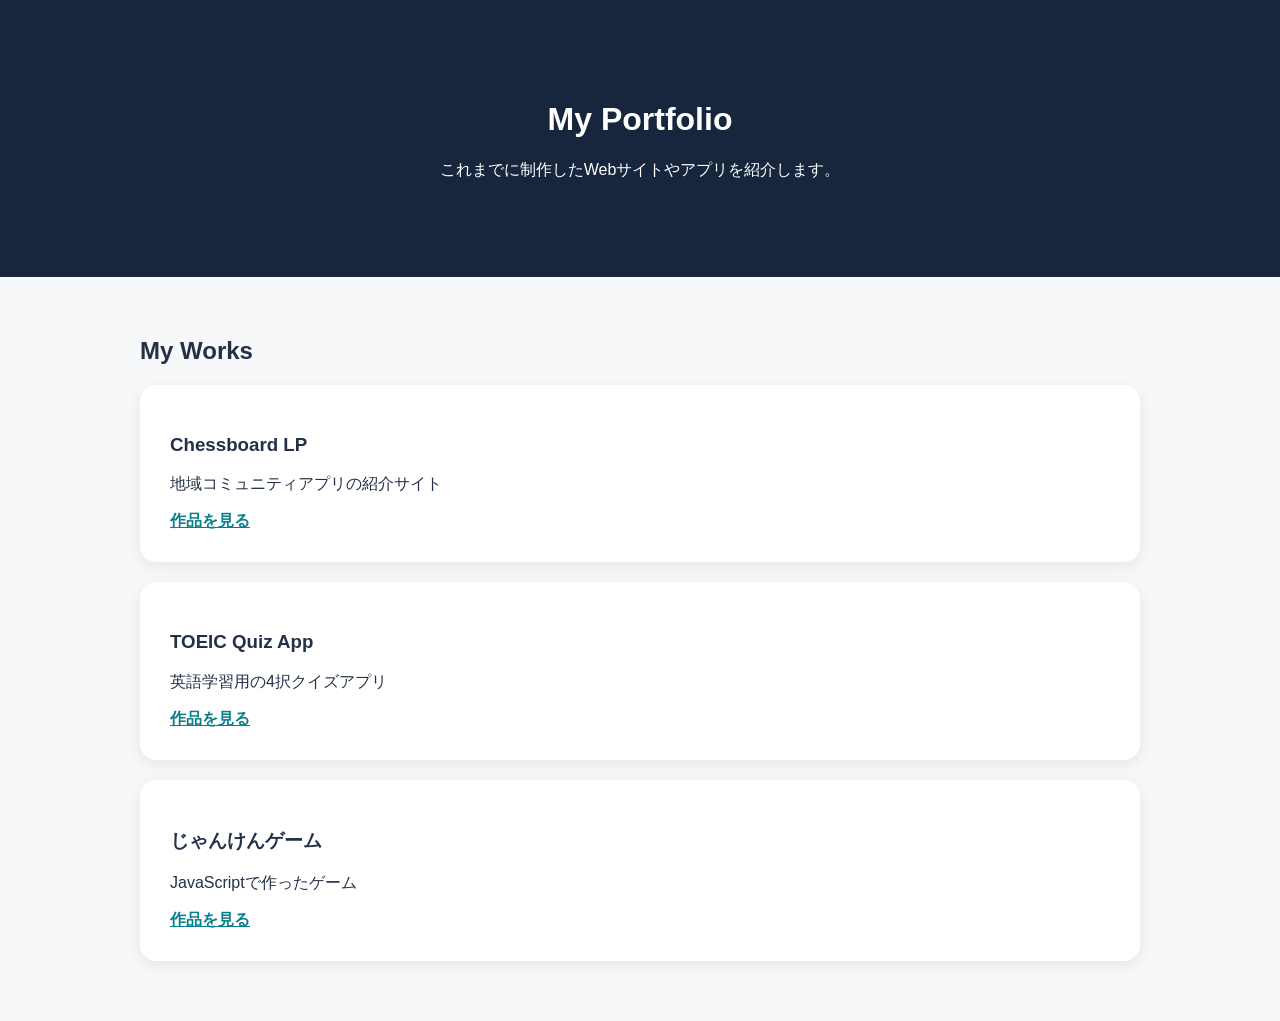
<file: index.html>
<!DOCTYPE html>
<html lang="ja">
<head>
    <meta charset="UTF-8">
    <meta name="viewport" content="width=device-width, initial-scale=1.0">
    <title>My Portfolio</title>
    <link rel="stylesheet" href="style.css">
</head>
<body>
    <header>
        <h1>My Portfolio</h1>
        <p>これまでに制作したWebサイトやアプリを紹介します。</p>
    </header>

    <main>
        <h2>My Works</h2>

        <section>
            <h3>Chessboard LP</h3>
            <p>地域コミュニティアプリの紹介サイト</p>
            <a href="https://mariko0921.github.io/kadai00-chessboard/">作品を見る</a>
        </section>

        <section>
            <h3>TOEIC Quiz App</h3>
            <p>英語学習用の4択クイズアプリ</p>
            <a href="https://mariko0921.github.io/kadai01-2-TOEIC/">作品を見る</a>
        </section>

        <section>
            <h3>じゃんけんゲーム</h3>
            <p>JavaScriptで作ったゲーム</p>
            <a href="https://mariko0921.github.io/kadai01-simple.janken/">作品を見る</a>
        </section>
    </main>

</body>
</html>
</file>
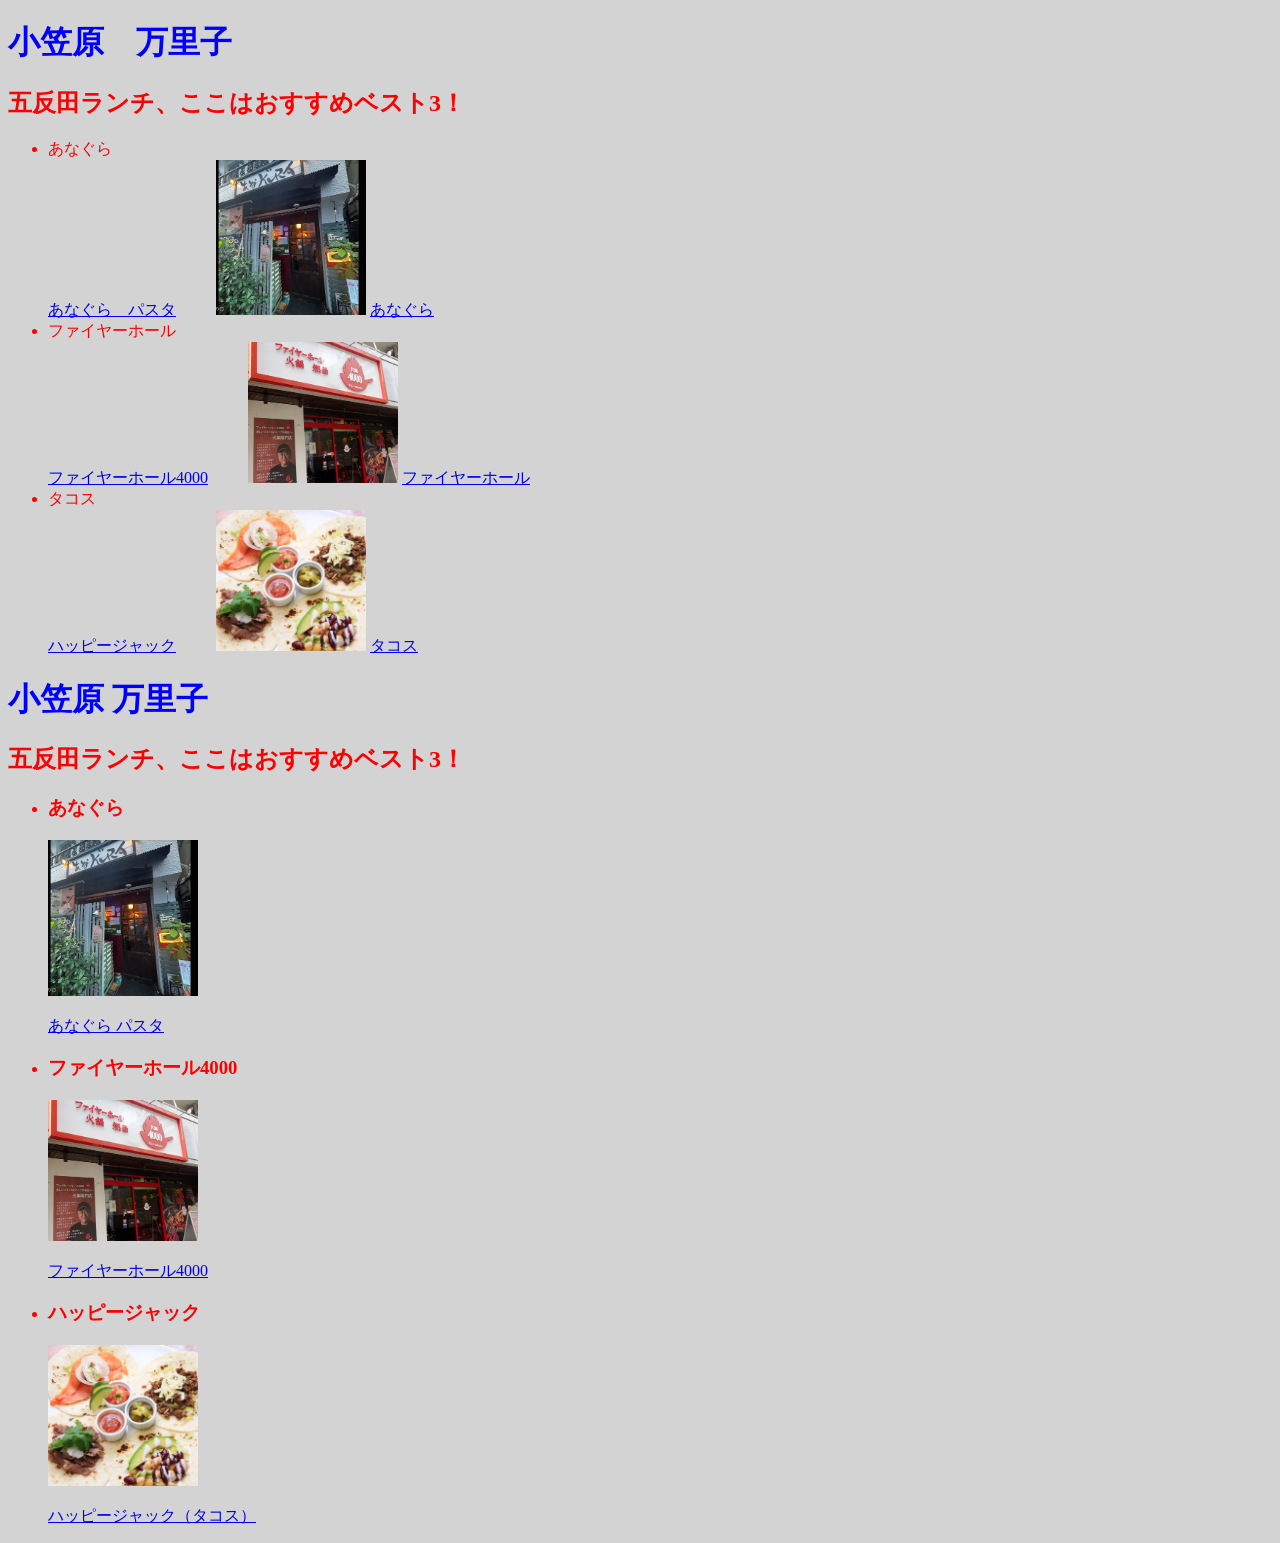
<file: my site/index.html>
<!DOCTYPE html>
<html lang="en">
<head>
    <meta charset="UTF-8">
    <meta name="viewport" content="width=device-width, initial-scale=1.0">
    <title>Document</title>
    <link rel="stylesheet" href="css/style.css">
</head>
<body>
    
    <h1>小笠原　万里子</h1>
    

<div class="favorite">
        <h2>五反田ランチ、ここはおすすめベスト3！</h2>
        <ul>
            <li>あなぐら</li>

             <a href="https://xn--l8j2a3ezf551nhtgo34d.tokyo/">あなぐら　パスタ</a>
　　 <img src="anagura.png" alt="あなぐら" width="150"> <a href="https://xn--l8j2a3ezf551nhtgo34d.tokyo/" target="_blank">あなぐら</a>



            <li>ファイヤーホール</li>

 <a href="https://gabe703.gorp.jp/">ファイヤーホール4000</a>
　　 <img src="firehall.png" alt="ファイヤーホール" width="150"> <a href="https://gabe703.gorp.jp/" target="_blank">ファイヤーホール</a>



            <li>タコス</li>


             <a href="https://happyjack.gorp.jp/">ハッピージャック</a>
　　 <img src="tacos.png" alt="タコス" width="150"> <a href="https://happyjack.gorp.jp/" target="_blank">タコス</a>

        </ul>
    </div>





    
<!DOCTYPE html>
<html lang="ja">
<head>
    <meta charset="UTF-8">
    <meta name="viewport" content="width=device-width, initial-scale=1.0">
    <title>小笠原万里子のおすすめランチ</title>
    <link rel="stylesheet" href="css/style.css">
</head>

<body>

    <h1>小笠原 万里子</h1>

    <div class="favorite">
        <h2>五反田ランチ、ここはおすすめベスト3！</h2>

        <ul>
            <li>
                <h3>あなぐら</h3>
                <img src="anagura.png" alt="あなぐら" width="150">
                <p>
                    <a href="https://xn--l8j2a3ezf551nhtgo34d.tokyo/" target="_blank">
                        あなぐら パスタ
                    </a>
                </p>
            </li>

            <li>
                <h3>ファイヤーホール4000</h3>
                <img src="firehall.png" alt="ファイヤーホール" width="150">
                <p>
                    <a href="https://gabe703.gorp.jp/" target="_blank">
                        ファイヤーホール4000
                    </a>
                </p>
            </li>

            <li>
                <h3>ハッピージャック</h3>
                <img src="tacos.png" alt="タコス" width="150">
                <p>
                    <a href="https://happyjack.gorp.jp/" target="_blank">
                        ハッピージャック（タコス）
                    </a>
                </p>
            </li>
        </ul>
    </div>

</body>
</html>
</file>
<file: style.css>
body {
    margin: 0;
    font-family: sans-serif;
    background-color: #f7f8fa;
    color: #243047;
}

header {
    background-color: #17263c;
    color: white;
    text-align: center;
    padding: 80px 20px;
}

main {
    max-width: 1000px;
    margin: 60px auto;
    padding: 0 20px;
}

section {
    background-color: white;
    padding: 30px;
    margin: 20px 0;
    border-radius: 16px;
    box-shadow: 0 4px 15px rgba(0, 0, 0, 0.08);
}

a {
    color: #087f8c;
    font-weight: bold;
}

a:hover {
    color: #f0055b;
}
</file>
<file: my site/css/style.css>
h1{
    color: blue;
}

ol{
    color: rgb(255, 119, 0);
}

body{
    background-color: lightgray;
}


.favorite{
    color: red; 
}
</file>
